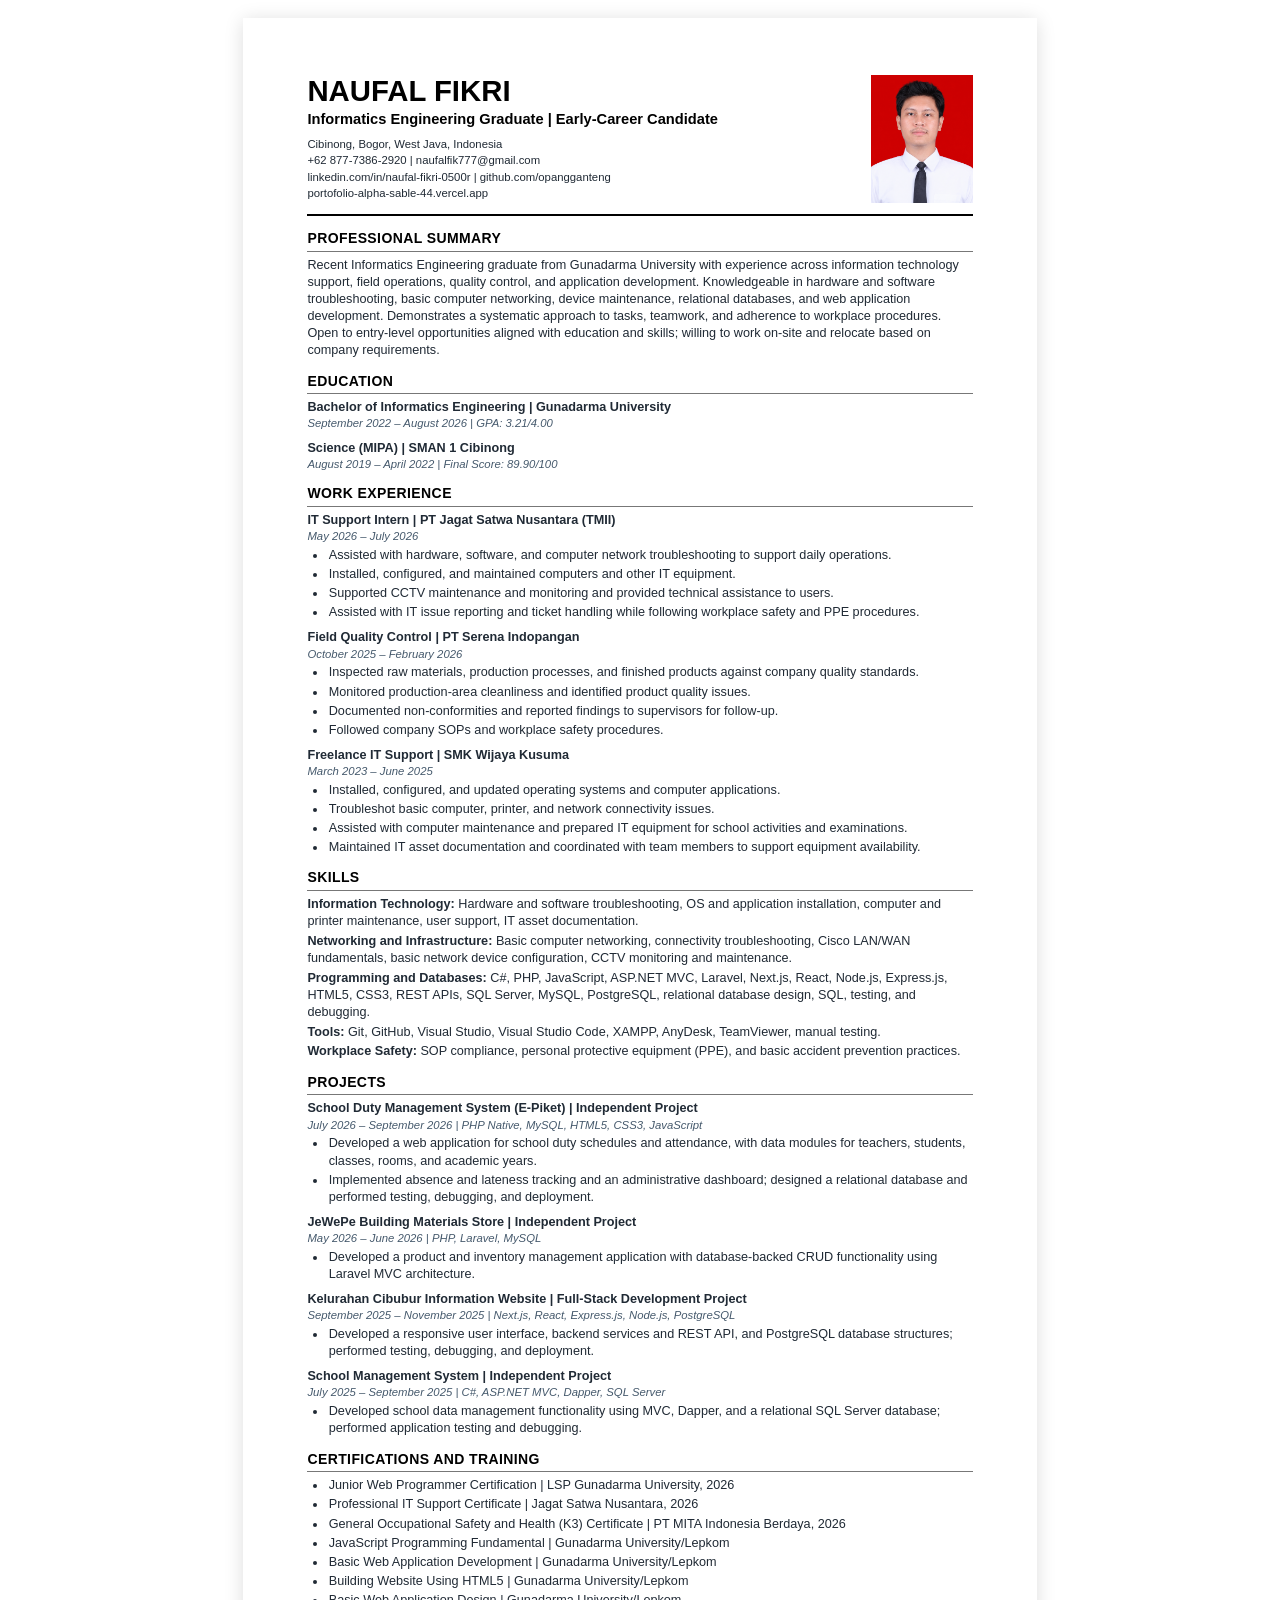
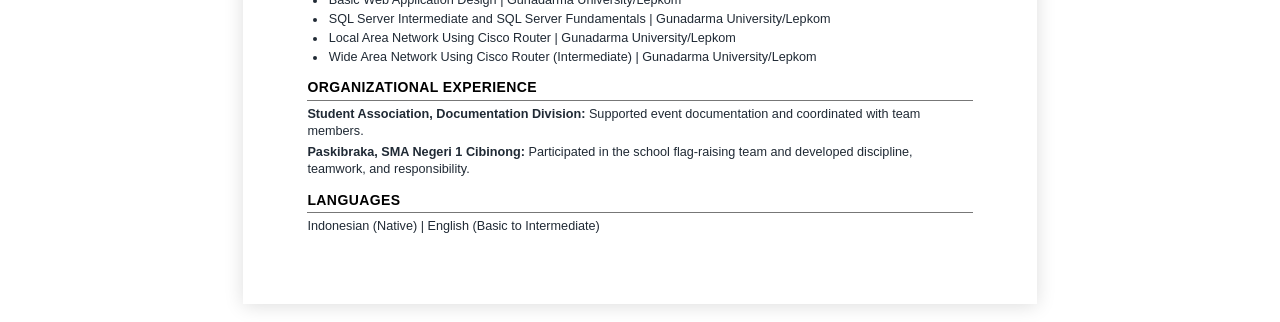
<file: assets/docs/Naufal_Fikri_CV_ATS.html>
<!DOCTYPE html>
<html lang="en">
<head>
  <meta charset="UTF-8">
  <meta name="viewport" content="width=device-width, initial-scale=1.0">
  <meta name="description" content="ATS-friendly resume for Naufal Fikri, an Informatics Engineering graduate.">
  <title>Resume - Naufal Fikri</title>
  <style>
    @page {
      size: A4;
      margin: 15mm 17mm;
    }

    * {
      box-sizing: border-box;
    }

    body {
      margin: 0;
      color: #202a35;
      font-family: Arial, Helvetica, sans-serif;
      font-size: 9.5pt;
      line-height: 1.35;
    }

    header {
      position: relative;
      padding: 0 32mm 9pt 0;
      border-bottom: 2px solid #000000;
      margin-bottom: 10pt;
    }

    h1 {
      margin: 0 0 2pt;
      color: #000000;
      font-size: 22pt;
      line-height: 1.1;
    }

    .headline {
      margin: 0 0 5pt;
      color: #000000;
      font-size: 11pt;
      font-weight: bold;
    }

    .contact {
      margin: 0;
      font-size: 8.5pt;
      line-height: 1.45;
    }

    .photo {
      position: absolute;
      top: 0;
      right: 0;
      width: 27mm;
      height: 34mm;
      object-fit: cover;
      object-position: center 30%;
    }

    section {
      margin: 0 0 9pt;
    }

    h2 {
      margin: 0 0 4pt;
      padding-bottom: 2pt;
      border-bottom: 1px solid #777777;
      color: #000000;
      font-size: 10.5pt;
      letter-spacing: 0.3pt;
      text-transform: uppercase;
    }

    p {
      margin: 0 0 3pt;
    }

    .entry {
      margin: 0 0 6pt;
      break-inside: avoid;
    }

    .entry-title {
      margin: 0;
      font-size: 9.5pt;
      font-weight: bold;
    }

    .entry-meta {
      margin: 0 0 2pt;
      color: #45596c;
      font-size: 8.5pt;
      font-style: italic;
    }

    ul {
      margin: 2pt 0 0;
      padding-left: 15pt;
    }

    li {
      margin: 0 0 1.5pt;
      padding-left: 1pt;
    }

    .skill-line {
      margin: 0 0 2pt;
    }

    .projects {
      break-before: page;
    }

    a {
      color: inherit;
      text-decoration: none;
    }

    @media screen {
      body {
        max-width: 210mm;
        margin: 18px auto;
        padding: 15mm 17mm;
        box-shadow: 0 2px 18px #0002;
      }
    }

    @media print {
      a {
        color: inherit;
      }
    }
  </style>
</head>
<body>
  <header>
    <h1>NAUFAL FIKRI</h1>
    <p class="headline">Informatics Engineering Graduate | Early-Career Candidate</p>
    <p class="contact">
      Cibinong, Bogor, West Java, Indonesia<br>
      +62 877-7386-2920 | naufalfik777@gmail.com<br>
      linkedin.com/in/naufal-fikri-0500r | github.com/opangganteng<br>
      portofolio-alpha-sable-44.vercel.app
    </p>
    <img class="photo" src="../images/naufal-fikri-formal.png" alt="Formal portrait of Naufal Fikri">
  </header>

  <section>
    <h2>Professional Summary</h2>
    <p>
      Recent Informatics Engineering graduate from Gunadarma University with experience across information
      technology support, field operations, quality control, and application development. Knowledgeable in
      hardware and software troubleshooting, basic computer networking, device maintenance, relational databases,
      and web application development. Demonstrates a systematic approach to tasks, teamwork, and adherence to
      workplace procedures. Open to entry-level opportunities aligned with education and skills; willing to work
      on-site and relocate based on company requirements.
    </p>
  </section>

  <section>
    <h2>Education</h2>
    <div class="entry">
      <p class="entry-title">Bachelor of Informatics Engineering | Gunadarma University</p>
      <p class="entry-meta">September 2022 – August 2026 | GPA: 3.21/4.00</p>
    </div>
    <div class="entry">
      <p class="entry-title">Science (MIPA) | SMAN 1 Cibinong</p>
      <p class="entry-meta">August 2019 – April 2022 | Final Score: 89.90/100</p>
    </div>
  </section>

  <section>
    <h2>Work Experience</h2>
    <div class="entry">
      <p class="entry-title">IT Support Intern | PT Jagat Satwa Nusantara (TMII)</p>
      <p class="entry-meta">May 2026 – July 2026</p>
      <ul>
        <li>Assisted with hardware, software, and computer network troubleshooting to support daily operations.</li>
        <li>Installed, configured, and maintained computers and other IT equipment.</li>
        <li>Supported CCTV maintenance and monitoring and provided technical assistance to users.</li>
        <li>Assisted with IT issue reporting and ticket handling while following workplace safety and PPE procedures.</li>
      </ul>
    </div>
    <div class="entry">
      <p class="entry-title">Field Quality Control | PT Serena Indopangan</p>
      <p class="entry-meta">October 2025 – February 2026</p>
      <ul>
        <li>Inspected raw materials, production processes, and finished products against company quality standards.</li>
        <li>Monitored production-area cleanliness and identified product quality issues.</li>
        <li>Documented non-conformities and reported findings to supervisors for follow-up.</li>
        <li>Followed company SOPs and workplace safety procedures.</li>
      </ul>
    </div>
    <div class="entry">
      <p class="entry-title">Freelance IT Support | SMK Wijaya Kusuma</p>
      <p class="entry-meta">March 2023 – June 2025</p>
      <ul>
        <li>Installed, configured, and updated operating systems and computer applications.</li>
        <li>Troubleshot basic computer, printer, and network connectivity issues.</li>
        <li>Assisted with computer maintenance and prepared IT equipment for school activities and examinations.</li>
        <li>Maintained IT asset documentation and coordinated with team members to support equipment availability.</li>
      </ul>
    </div>
  </section>

  <section>
    <h2>Skills</h2>
    <p class="skill-line"><strong>Information Technology:</strong> Hardware and software troubleshooting, OS and application installation, computer and printer maintenance, user support, IT asset documentation.</p>
    <p class="skill-line"><strong>Networking and Infrastructure:</strong> Basic computer networking, connectivity troubleshooting, Cisco LAN/WAN fundamentals, basic network device configuration, CCTV monitoring and maintenance.</p>
    <p class="skill-line"><strong>Programming and Databases:</strong> C#, PHP, JavaScript, ASP.NET MVC, Laravel, Next.js, React, Node.js, Express.js, HTML5, CSS3, REST APIs, SQL Server, MySQL, PostgreSQL, relational database design, SQL, testing, and debugging.</p>
    <p class="skill-line"><strong>Tools:</strong> Git, GitHub, Visual Studio, Visual Studio Code, XAMPP, AnyDesk, TeamViewer, manual testing.</p>
    <p class="skill-line"><strong>Workplace Safety:</strong> SOP compliance, personal protective equipment (PPE), and basic accident prevention practices.</p>
  </section>

  <section class="projects">
    <h2>Projects</h2>
    <div class="entry">
      <p class="entry-title">School Duty Management System (E-Piket) | Independent Project</p>
      <p class="entry-meta">July 2026 – September 2026 | PHP Native, MySQL, HTML5, CSS3, JavaScript</p>
      <ul>
        <li>Developed a web application for school duty schedules and attendance, with data modules for teachers, students, classes, rooms, and academic years.</li>
        <li>Implemented absence and lateness tracking and an administrative dashboard; designed a relational database and performed testing, debugging, and deployment.</li>
      </ul>
    </div>
    <div class="entry">
      <p class="entry-title">JeWePe Building Materials Store | Independent Project</p>
      <p class="entry-meta">May 2026 – June 2026 | PHP, Laravel, MySQL</p>
      <ul>
        <li>Developed a product and inventory management application with database-backed CRUD functionality using Laravel MVC architecture.</li>
      </ul>
    </div>
    <div class="entry">
      <p class="entry-title">Kelurahan Cibubur Information Website | Full-Stack Development Project</p>
      <p class="entry-meta">September 2025 – November 2025 | Next.js, React, Express.js, Node.js, PostgreSQL</p>
      <ul>
        <li>Developed a responsive user interface, backend services and REST API, and PostgreSQL database structures; performed testing, debugging, and deployment.</li>
      </ul>
    </div>
    <div class="entry">
      <p class="entry-title">School Management System | Independent Project</p>
      <p class="entry-meta">July 2025 – September 2025 | C#, ASP.NET MVC, Dapper, SQL Server</p>
      <ul>
        <li>Developed school data management functionality using MVC, Dapper, and a relational SQL Server database; performed application testing and debugging.</li>
      </ul>
    </div>
  </section>

  <section>
    <h2>Certifications and Training</h2>
    <ul>
      <li>Junior Web Programmer Certification | LSP Gunadarma University, 2026</li>
      <li>Professional IT Support Certificate | Jagat Satwa Nusantara, 2026</li>
      <li>General Occupational Safety and Health (K3) Certificate | PT MITA Indonesia Berdaya, 2026</li>
      <li>JavaScript Programming Fundamental | Gunadarma University/Lepkom</li>
      <li>Basic Web Application Development | Gunadarma University/Lepkom</li>
      <li>Building Website Using HTML5 | Gunadarma University/Lepkom</li>
      <li>Basic Web Application Design | Gunadarma University/Lepkom</li>
      <li>SQL Server Intermediate and SQL Server Fundamentals | Gunadarma University/Lepkom</li>
      <li>Local Area Network Using Cisco Router | Gunadarma University/Lepkom</li>
      <li>Wide Area Network Using Cisco Router (Intermediate) | Gunadarma University/Lepkom</li>
    </ul>
  </section>

  <section>
    <h2>Organizational Experience</h2>
    <p><strong>Student Association, Documentation Division:</strong> Supported event documentation and coordinated with team members.</p>
    <p><strong>Paskibraka, SMA Negeri 1 Cibinong:</strong> Participated in the school flag-raising team and developed discipline, teamwork, and responsibility.</p>
  </section>

  <section>
    <h2>Languages</h2>
    <p>Indonesian (Native) | English (Basic to Intermediate)</p>
  </section>
</body>
</html>
</file>
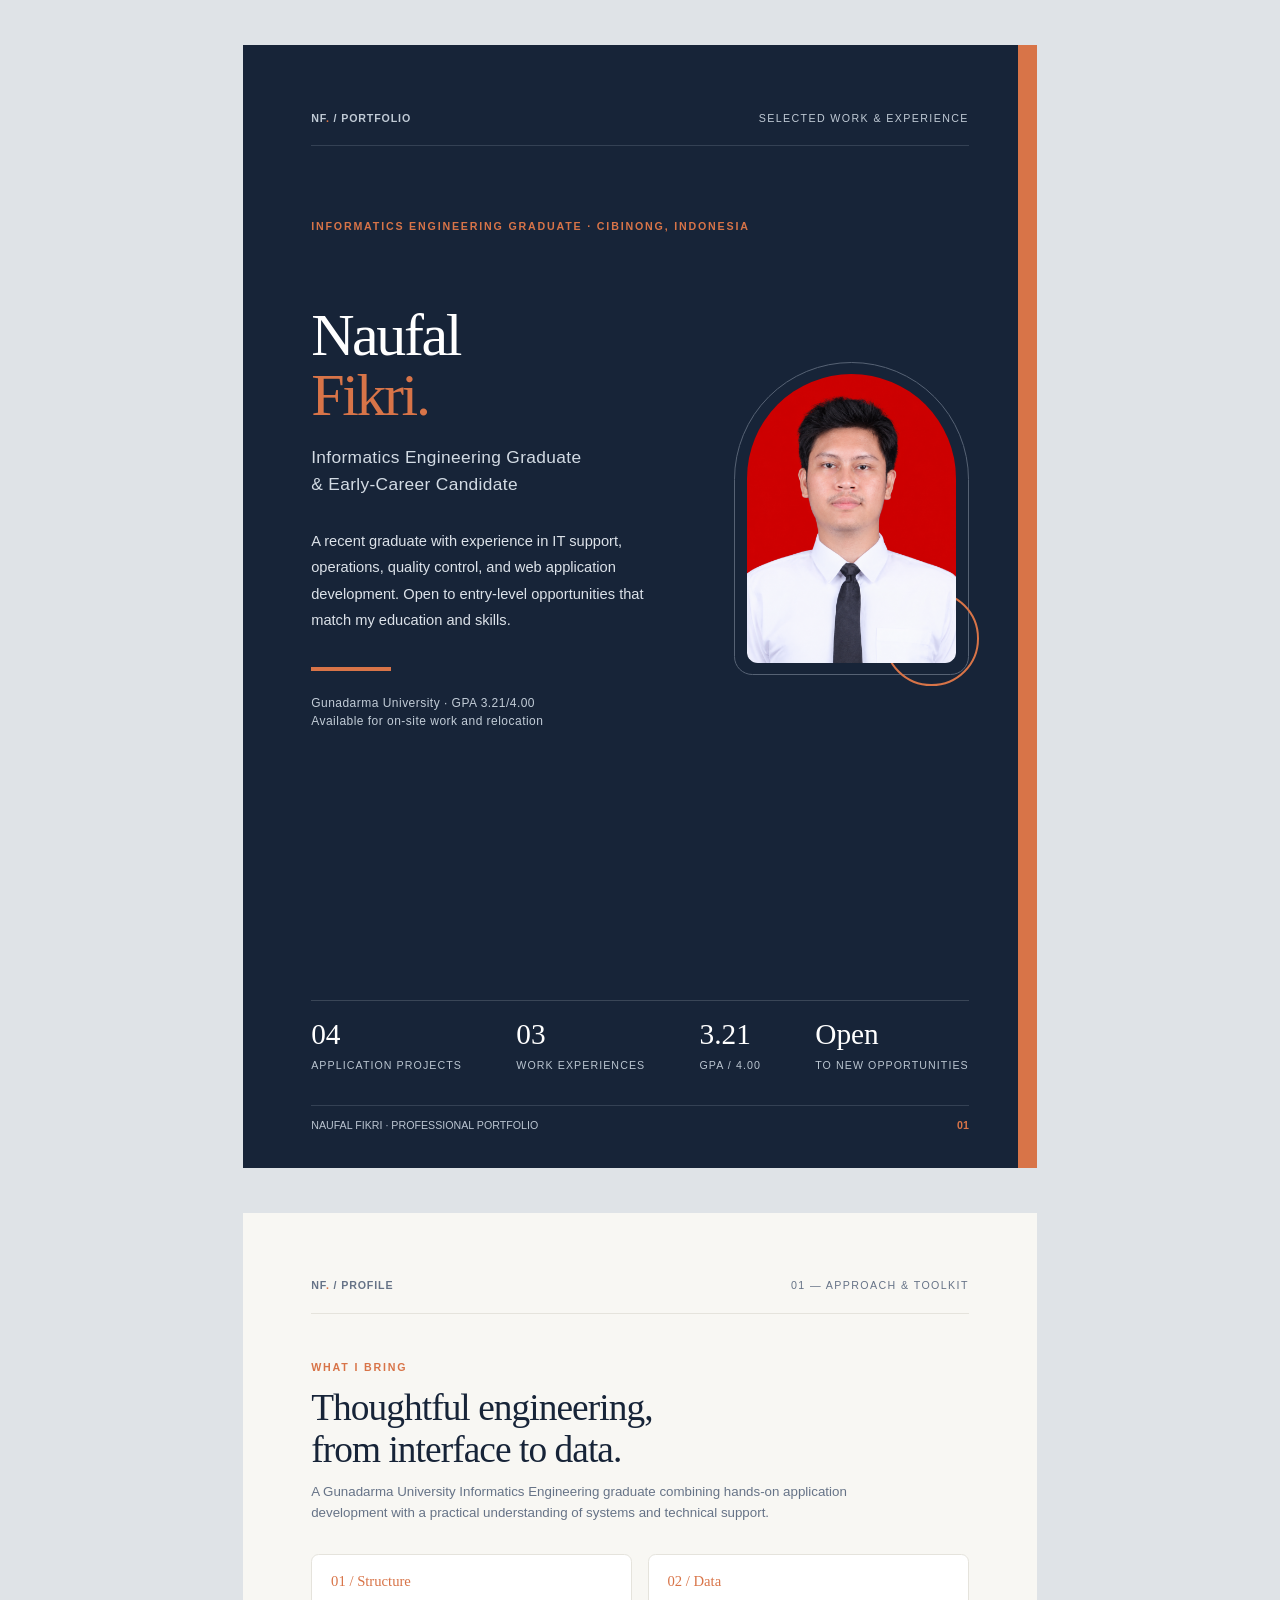
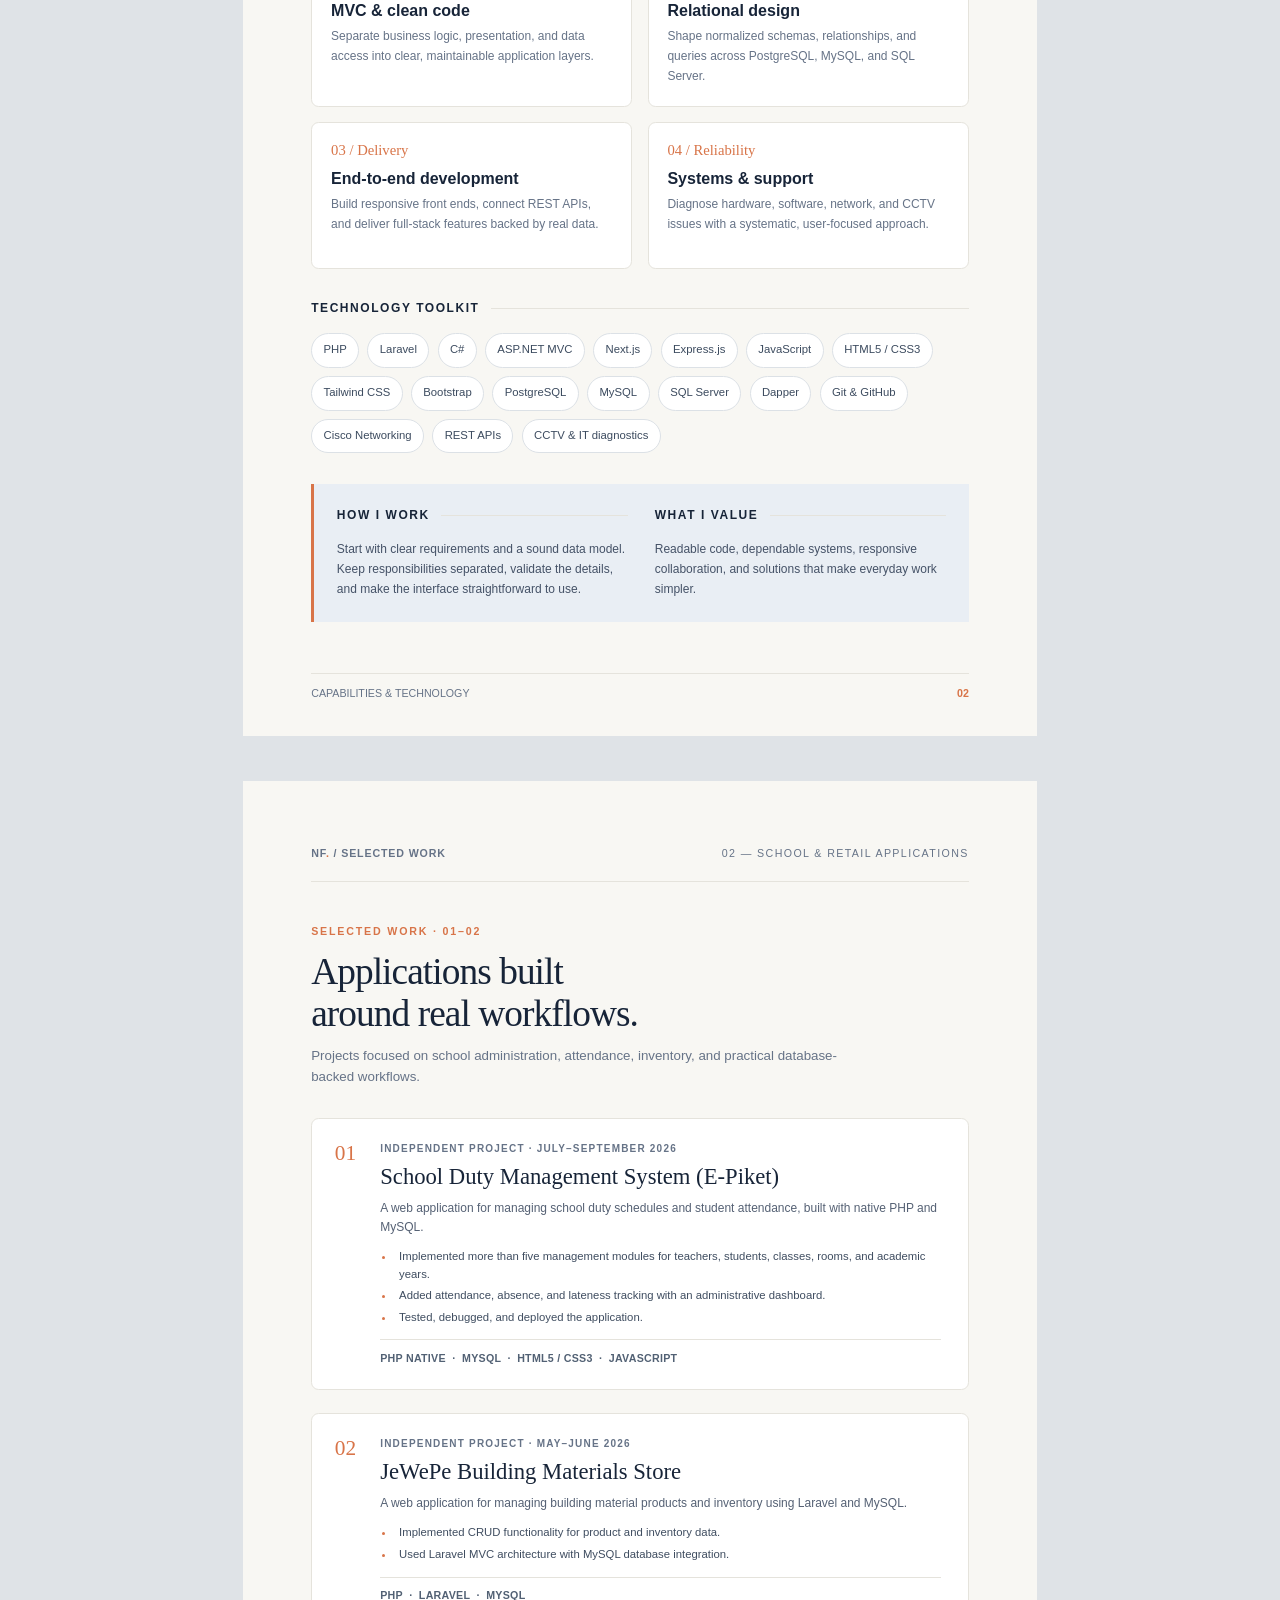
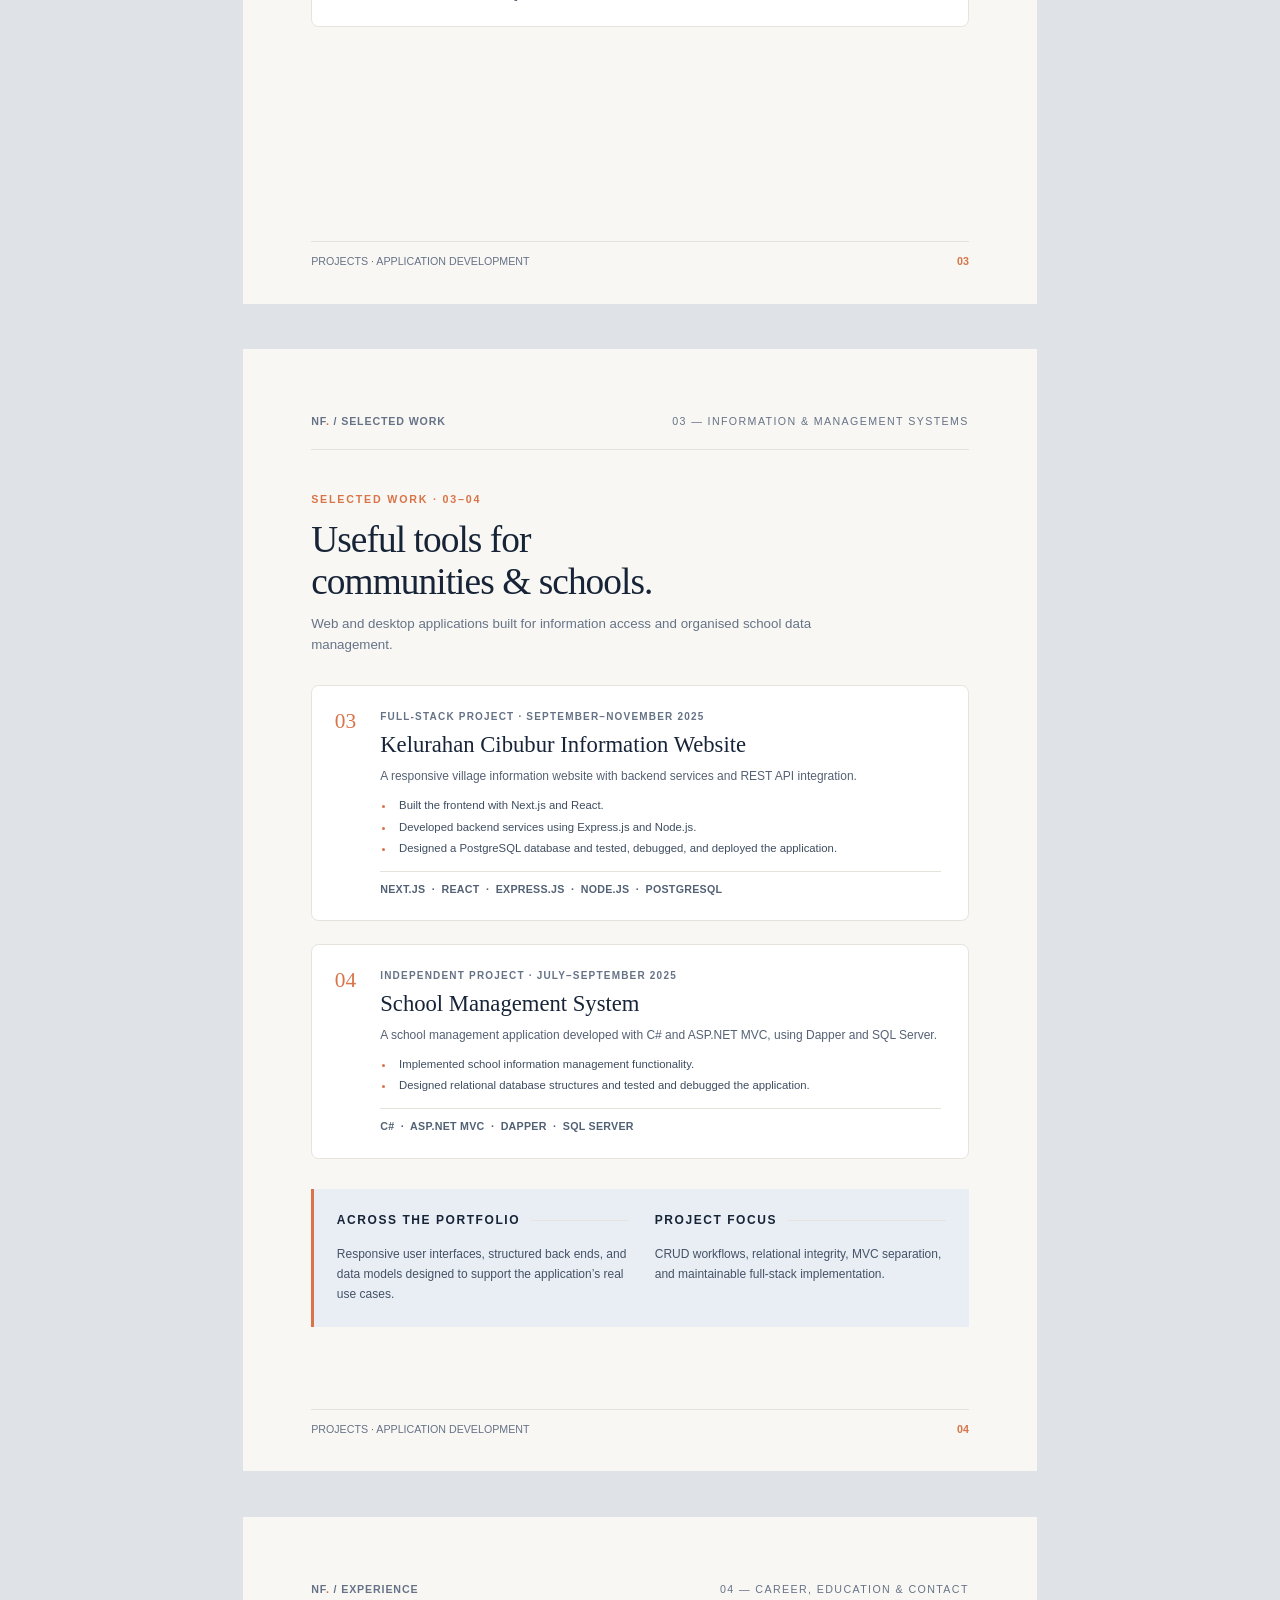
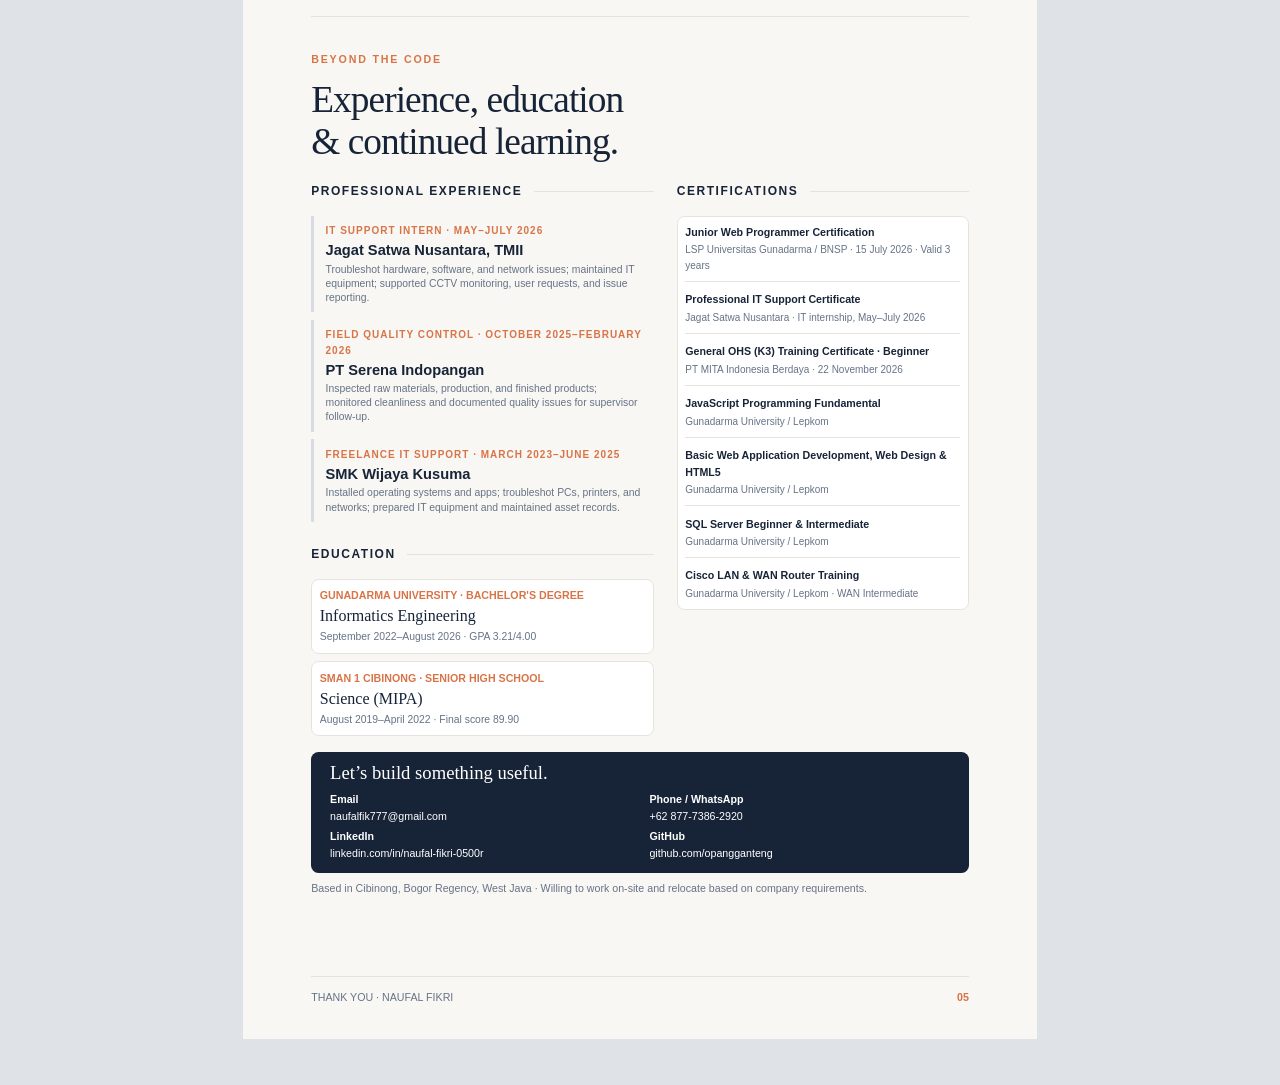
<file: assets/docs/Naufal_Fikri_Portfolio_Editorial.html>
<!DOCTYPE html>
<html lang="en">
<head>
  <meta charset="UTF-8">
  <meta name="viewport" content="width=device-width, initial-scale=1.0">
  <title>Naufal Fikri — Selected Work &amp; Experience</title>
  <style>
    :root {
      color-scheme: light;
      --ink: #172438;
      --muted: #667387;
      --paper: #f8f7f3;
      --white: #fff;
      --line: #e5e3dc;
      --accent: #d87448;
      --accent-soft: #f6e8df;
      --blue-soft: #e9eef4;
      --serif: Georgia, "Times New Roman", serif;
      --sans: "Segoe UI", Arial, sans-serif;
    }

    * { box-sizing: border-box; }
    html, body { margin: 0; padding: 0; }
    body {
      background: #dfe3e7;
      color: var(--ink);
      font: 10pt/1.55 var(--sans);
      -webkit-print-color-adjust: exact;
      print-color-adjust: exact;
    }

    .page {
      position: relative;
      width: 210mm;
      height: 297mm;
      margin: 12mm auto;
      padding: 17mm 18mm 18mm;
      overflow: hidden;
      background: var(--paper);
      page-break-after: always;
      break-after: page;
    }

    .page:last-child { page-break-after: auto; break-after: auto; }
    .page.dark { background: var(--ink); color: #fff; }
    .page-head, .page-foot {
      display: flex;
      align-items: center;
      justify-content: space-between;
    }

    .page-head {
      padding-bottom: 5mm;
      border-bottom: 1px solid var(--line);
      color: var(--muted);
      font-size: 8pt;
      letter-spacing: .13em;
      text-transform: uppercase;
    }

    .dark .page-head { border-color: #344154; color: #c0cad5; }
    .wordmark { color: inherit; font-weight: 700; letter-spacing: .08em; }
    .wordmark b { color: var(--accent); }
    .page-foot {
      position: absolute;
      right: 18mm;
      bottom: 9mm;
      left: 18mm;
      padding-top: 3mm;
      border-top: 1px solid var(--line);
      color: var(--muted);
      font-size: 8pt;
    }

    .dark .page-foot { border-color: #344154; color: #bbc5d1; }
    .page-number { color: var(--accent); font-weight: 700; }
    .eyebrow {
      margin: 0 0 3mm;
      color: var(--accent);
      font-size: 8pt;
      font-weight: 700;
      letter-spacing: .17em;
      text-transform: uppercase;
    }

    h1, h2, h3, p { margin-top: 0; }
    h1, h2, h3 { line-height: 1.12; }
    h1, h2 { font-family: var(--serif); font-weight: 500; }
    h2 { margin-bottom: 3mm; font-size: 28pt; letter-spacing: -.025em; }
    h3 { margin-bottom: 2mm; font-size: 12pt; }
    p { margin-bottom: 0; }
    a { color: inherit; text-decoration: none; }

    .cover-accent {
      position: absolute;
      top: 0;
      right: 0;
      width: 5mm;
      height: 100%;
      background: var(--accent);
    }

    .cover-main { padding-top: 19mm; }
    .cover-grid {
      display: grid;
      grid-template-columns: 1fr 62mm;
      align-items: center;
      gap: 13mm;
      margin-top: 19mm;
    }

    .cover h1 {
      margin: 0 0 5mm;
      font-size: 45pt;
      letter-spacing: -.04em;
      line-height: .99;
    }

    .cover h1 span { color: var(--accent); }
    .role {
      margin-bottom: 8mm;
      color: #d3dbe4;
      font-size: 13pt;
      font-weight: 500;
      letter-spacing: .02em;
    }

    .intro {
      max-width: 96mm;
      color: #dce2e9;
      font-size: 11pt;
      line-height: 1.8;
    }

    .portrait-frame {
      position: relative;
      height: 83mm;
      padding: 3mm;
      border: 1px solid #566274;
      border-radius: 32mm 32mm 5mm 5mm;
    }

    .portrait-frame::after {
      position: absolute;
      right: -3mm;
      bottom: -3mm;
      z-index: 0;
      width: 24mm;
      height: 24mm;
      border: 2px solid var(--accent);
      border-radius: 50%;
      content: "";
    }

    .portrait-frame img {
      position: relative;
      z-index: 1;
      width: 100%;
      height: 100%;
      border-radius: 29mm 29mm 3mm 3mm;
      object-fit: cover;
      object-position: center 22%;
    }

    .cover-rule { width: 21mm; height: 1mm; margin: 9mm 0 6mm; background: var(--accent); }
    .cover-meta { color: #c2ccd7; font-size: 9pt; letter-spacing: .04em; }
    .cover-bottom {
      position: absolute;
      right: 18mm;
      bottom: 25mm;
      left: 18mm;
      display: flex;
      justify-content: space-between;
      gap: 8mm;
      padding-top: 5mm;
      border-top: 1px solid #3a4657;
    }

    .cover-stat strong {
      display: block;
      color: #fff;
      font-family: var(--serif);
      font-size: 22pt;
      font-weight: 500;
      line-height: 1;
    }

    .cover-stat span {
      display: block;
      margin-top: 2mm;
      color: #bac5d0;
      font-size: 8pt;
      letter-spacing: .1em;
      text-transform: uppercase;
    }

    .section-intro { max-width: 145mm; margin-bottom: 8mm; color: var(--muted); font-size: 10pt; }
    .section-intro strong { color: var(--ink); }
    .strength-grid { display: grid; grid-template-columns: 1fr 1fr; gap: 4mm; }
    .strength {
      min-height: 39mm;
      padding: 5mm;
      border: 1px solid var(--line);
      border-radius: 2mm;
      background: var(--white);
    }

    .strength-index { margin-bottom: 3mm; color: var(--accent); font: 11pt var(--serif); }
    .strength p { color: var(--muted); font-size: 9pt; line-height: 1.65; }
    .subsection { margin-top: 8mm; }
    .subsection-title {
      display: flex;
      align-items: center;
      gap: 3mm;
      margin-bottom: 4mm;
      font-size: 9pt;
      font-weight: 700;
      letter-spacing: .13em;
      text-transform: uppercase;
    }

    .subsection-title::after { height: 1px; flex: 1; background: var(--line); content: ""; }
    .chip-list { display: flex; flex-wrap: wrap; gap: 2.2mm; }
    .chip {
      padding: 2mm 3mm;
      border: 1px solid #dce1e6;
      border-radius: 99px;
      background: var(--white);
      color: #3c4b5f;
      font-size: 8.5pt;
    }

    .approach {
      display: grid;
      grid-template-columns: 1fr 1fr;
      gap: 7mm;
      margin-top: 8mm;
      padding: 6mm;
      border-left: 1mm solid var(--accent);
      background: var(--blue-soft);
    }

    .approach p { color: #455267; font-size: 9pt; line-height: 1.65; }
    .project-list { display: grid; gap: 6mm; margin-top: 7mm; }
    .project {
      position: relative;
      padding: 6mm 7mm 6mm 18mm;
      border: 1px solid var(--line);
      border-radius: 2mm;
      background: var(--white);
      break-inside: avoid;
    }

    .project-number {
      position: absolute;
      top: 6mm;
      left: 6mm;
      color: var(--accent);
      font: 16pt var(--serif);
    }

    .project-type {
      margin-bottom: 2mm;
      color: var(--muted);
      font-size: 7.5pt;
      font-weight: 700;
      letter-spacing: .12em;
      text-transform: uppercase;
    }

    .project h3 { margin-bottom: 2.5mm; font-family: var(--serif); font-size: 17pt; font-weight: 500; }
    .project p { color: #556174; font-size: 9pt; line-height: 1.58; }
    .project ul { margin: 3mm 0 3.5mm; padding-left: 4mm; color: #3f4d60; font-size: 8.5pt; }
    .project li { margin: 1mm 0; padding-left: 1mm; }
    .project li::marker { color: var(--accent); }
    .project-stack {
      padding-top: 2.5mm;
      border-top: 1px solid var(--line);
      color: #526174;
      font-size: 8pt;
      font-weight: 600;
      letter-spacing: .025em;
    }

    .closing-grid { display: grid; grid-template-columns: 1.08fr .92fr; gap: 8mm; margin-top: 7mm; }
    .timeline { display: grid; gap: 4mm; }
    .experience {
      padding: 4mm 4mm 4mm 5mm;
      border-left: 1mm solid #d7dce2;
      break-inside: avoid;
    }

    .experience .role-label { color: var(--accent); font-size: 7.5pt; font-weight: 700; letter-spacing: .1em; text-transform: uppercase; }
    .experience h3 { margin: 1mm 0; font-size: 11pt; }
    .experience p { color: var(--muted); font-size: 8.3pt; line-height: 1.5; }
    .education-card, .cert-list { padding: 4mm; border: 1px solid var(--line); border-radius: 2mm; background: var(--white); }
    .education-card { margin-top: 2mm; }
    .education-card .school { color: var(--accent); font-size: 8pt; font-weight: 700; }
    .education-card h3 { margin: 1mm 0 2mm; font-family: var(--serif); font-size: 15pt; font-weight: 500; }
    .education-card p { color: var(--muted); font-size: 8.5pt; }
    .cert-list { display: grid; gap: 2.5mm; margin-top: 3mm; }
    .cert { padding-bottom: 2mm; border-bottom: 1px solid var(--line); font-size: 8pt; font-weight: 600; }
    .cert:last-child { padding-bottom: 0; border-bottom: 0; }
    .cert span { display: block; margin-top: .5mm; color: var(--muted); font-size: 7.5pt; font-weight: 400; }
    .contact-panel { margin-top: 7mm; padding: 5mm 6mm; border-radius: 2mm; background: var(--ink); color: #fff; }
    .contact-panel h3 { margin-bottom: 3mm; color: #fff; font-family: var(--serif); font-size: 16pt; font-weight: 500; }
    .contact-grid { display: grid; grid-template-columns: 1fr 1fr; gap: 2mm 6mm; color: #d7dfe8; font-size: 8pt; }
    .contact-grid b { color: #fff; }
    .contact-link { color: #fff; }
    .closing-note { margin-top: 4mm; color: var(--muted); font-size: 8pt; }
    .page:last-child .closing-grid { gap: 6mm; margin-top: 5mm; }
    .page:last-child .timeline { gap: 2mm; }
    .page:last-child .experience { padding: 2mm 3mm; }
    .page:last-child .experience p { font-size: 7.8pt; line-height: 1.35; }
    .page:last-child .education-card, .page:last-child .cert-list { padding: 2mm; }
    .page:last-child .education-card h3 { margin: 1mm 0; font-size: 12pt; }
    .page:last-child .education-card p { font-size: 7.8pt; }
    .page:last-child .contact-panel { margin-top: 4mm; padding: 3mm 5mm; }
    .page:last-child .contact-panel h3 { margin-bottom: 2mm; font-size: 14pt; }
    .page:last-child .contact-grid { gap: 1mm 5mm; }
    .page:last-child .closing-note { margin-top: 2mm; }

    @page { size: A4; margin: 0; }
    @media print {
      html, body { width: 210mm; height: auto; background: #fff; }
      body { font-size: 10pt; }
      .page { margin: 0; box-shadow: none; }
    }
  </style>
</head>
<body>
  <main>
    <section class="page dark cover">
      <div class="cover-accent"></div>
      <header class="page-head">
        <div class="wordmark">NF<b>.</b> / PORTFOLIO</div>
        <span>Selected work &amp; experience</span>
      </header>
      <div class="cover-main">
        <p class="eyebrow">Informatics Engineering graduate · Cibinong, Indonesia</p>
        <div class="cover-grid">
          <div>
            <h1>Naufal<br><span>Fikri.</span></h1>
            <p class="role">Informatics Engineering Graduate<br>&amp; Early-Career Candidate</p>
            <p class="intro">A recent graduate with experience in IT support, operations, quality control, and web application development. Open to entry-level opportunities that match my education and skills.</p>
            <div class="cover-rule"></div>
            <p class="cover-meta">Gunadarma University · GPA 3.21/4.00<br>Available for on-site work and relocation</p>
          </div>
          <div class="portrait-frame">
            <img src="../images/naufal-fikri-formal.png" alt="Portrait of Naufal Fikri">
          </div>
        </div>
      </div>
      <div class="cover-bottom">
        <div class="cover-stat"><strong>04</strong><span>Application projects</span></div>
        <div class="cover-stat"><strong>03</strong><span>Work experiences</span></div>
        <div class="cover-stat"><strong>3.21</strong><span>GPA / 4.00</span></div>
        <div class="cover-stat"><strong>Open</strong><span>To new opportunities</span></div>
      </div>
      <footer class="page-foot"><span>NAUFAL FIKRI · PROFESSIONAL PORTFOLIO</span><span class="page-number">01</span></footer>
    </section>

    <section class="page">
      <header class="page-head"><div class="wordmark">NF<b>.</b> / PROFILE</div><span>01 — Approach &amp; toolkit</span></header>
      <div style="padding-top: 12mm">
        <p class="eyebrow">What I bring</p>
        <h2>Thoughtful engineering,<br>from interface to data.</h2>
        <p class="section-intro">A Gunadarma University Informatics Engineering graduate combining hands-on application development with a practical understanding of systems and technical support.</p>
        <div class="strength-grid">
          <article class="strength"><div class="strength-index">01 / Structure</div><h3>MVC &amp; clean code</h3><p>Separate business logic, presentation, and data access into clear, maintainable application layers.</p></article>
          <article class="strength"><div class="strength-index">02 / Data</div><h3>Relational design</h3><p>Shape normalized schemas, relationships, and queries across PostgreSQL, MySQL, and SQL Server.</p></article>
          <article class="strength"><div class="strength-index">03 / Delivery</div><h3>End-to-end development</h3><p>Build responsive front ends, connect REST APIs, and deliver full-stack features backed by real data.</p></article>
          <article class="strength"><div class="strength-index">04 / Reliability</div><h3>Systems &amp; support</h3><p>Diagnose hardware, software, network, and CCTV issues with a systematic, user-focused approach.</p></article>
        </div>
        <div class="subsection">
          <div class="subsection-title">Technology toolkit</div>
          <div class="chip-list">
            <span class="chip">PHP</span><span class="chip">Laravel</span><span class="chip">C#</span><span class="chip">ASP.NET MVC</span>
            <span class="chip">Next.js</span><span class="chip">Express.js</span><span class="chip">JavaScript</span><span class="chip">HTML5 / CSS3</span>
            <span class="chip">Tailwind CSS</span><span class="chip">Bootstrap</span><span class="chip">PostgreSQL</span><span class="chip">MySQL</span>
            <span class="chip">SQL Server</span><span class="chip">Dapper</span><span class="chip">Git &amp; GitHub</span><span class="chip">Cisco Networking</span>
            <span class="chip">REST APIs</span><span class="chip">CCTV &amp; IT diagnostics</span>
          </div>
        </div>
        <div class="approach">
          <div><div class="subsection-title">How I work</div><p>Start with clear requirements and a sound data model. Keep responsibilities separated, validate the details, and make the interface straightforward to use.</p></div>
          <div><div class="subsection-title">What I value</div><p>Readable code, dependable systems, responsive collaboration, and solutions that make everyday work simpler.</p></div>
        </div>
      </div>
      <footer class="page-foot"><span>CAPABILITIES &amp; TECHNOLOGY</span><span class="page-number">02</span></footer>
    </section>

    <section class="page">
      <header class="page-head"><div class="wordmark">NF<b>.</b> / SELECTED WORK</div><span>02 — School &amp; retail applications</span></header>
      <div style="padding-top: 11mm">
        <p class="eyebrow">Selected work · 01–02</p>
        <h2>Applications built<br>around real workflows.</h2>
        <p class="section-intro">Projects focused on school administration, attendance, inventory, and practical database-backed workflows.</p>
        <div class="project-list">
          <article class="project">
            <div class="project-number">01</div>
            <div class="project-type">Independent project · July–September 2026</div>
            <h3>School Duty Management System (E-Piket)</h3>
            <p>A web application for managing school duty schedules and student attendance, built with native PHP and MySQL.</p>
            <ul><li>Implemented more than five management modules for teachers, students, classes, rooms, and academic years.</li><li>Added attendance, absence, and lateness tracking with an administrative dashboard.</li><li>Tested, debugged, and deployed the application.</li></ul>
            <div class="project-stack">PHP NATIVE &nbsp;·&nbsp; MYSQL &nbsp;·&nbsp; HTML5 / CSS3 &nbsp;·&nbsp; JAVASCRIPT</div>
          </article>
          <article class="project">
            <div class="project-number">02</div>
            <div class="project-type">Independent project · May–June 2026</div>
            <h3>JeWePe Building Materials Store</h3>
            <p>A web application for managing building material products and inventory using Laravel and MySQL.</p>
            <ul><li>Implemented CRUD functionality for product and inventory data.</li><li>Used Laravel MVC architecture with MySQL database integration.</li></ul>
            <div class="project-stack">PHP &nbsp;·&nbsp; LARAVEL &nbsp;·&nbsp; MYSQL</div>
          </article>
        </div>
      </div>
      <footer class="page-foot"><span>PROJECTS · APPLICATION DEVELOPMENT</span><span class="page-number">03</span></footer>
    </section>

    <section class="page">
      <header class="page-head"><div class="wordmark">NF<b>.</b> / SELECTED WORK</div><span>03 — Information &amp; management systems</span></header>
      <div style="padding-top: 11mm">
        <p class="eyebrow">Selected work · 03–04</p>
        <h2>Useful tools for<br>communities &amp; schools.</h2>
        <p class="section-intro">Web and desktop applications built for information access and organised school data management.</p>
        <div class="project-list">
          <article class="project">
            <div class="project-number">03</div>
            <div class="project-type">Full-stack project · September–November 2025</div>
            <h3>Kelurahan Cibubur Information Website</h3>
            <p>A responsive village information website with backend services and REST API integration.</p>
            <ul><li>Built the frontend with Next.js and React.</li><li>Developed backend services using Express.js and Node.js.</li><li>Designed a PostgreSQL database and tested, debugged, and deployed the application.</li></ul>
            <div class="project-stack">NEXT.JS &nbsp;·&nbsp; REACT &nbsp;·&nbsp; EXPRESS.JS &nbsp;·&nbsp; NODE.JS &nbsp;·&nbsp; POSTGRESQL</div>
          </article>
          <article class="project">
            <div class="project-number">04</div>
            <div class="project-type">Independent project · July–September 2025</div>
            <h3>School Management System</h3>
            <p>A school management application developed with C# and ASP.NET MVC, using Dapper and SQL Server.</p>
            <ul><li>Implemented school information management functionality.</li><li>Designed relational database structures and tested and debugged the application.</li></ul>
            <div class="project-stack">C# &nbsp;·&nbsp; ASP.NET MVC &nbsp;·&nbsp; DAPPER &nbsp;·&nbsp; SQL SERVER</div>
          </article>
        </div>
        <div class="approach">
          <div><div class="subsection-title">Across the portfolio</div><p>Responsive user interfaces, structured back ends, and data models designed to support the application’s real use cases.</p></div>
          <div><div class="subsection-title">Project focus</div><p>CRUD workflows, relational integrity, MVC separation, and maintainable full-stack implementation.</p></div>
        </div>
      </div>
      <footer class="page-foot"><span>PROJECTS · APPLICATION DEVELOPMENT</span><span class="page-number">04</span></footer>
    </section>

    <section class="page">
      <header class="page-head"><div class="wordmark">NF<b>.</b> / EXPERIENCE</div><span>04 — Career, education &amp; contact</span></header>
      <div style="padding-top: 9mm">
        <p class="eyebrow">Beyond the code</p>
        <h2>Experience, education<br>&amp; continued learning.</h2>
        <div class="closing-grid">
          <div>
            <div class="subsection-title">Professional experience</div>
            <div class="timeline">
              <article class="experience"><div class="role-label">IT Support Intern · May–July 2026</div><h3>Jagat Satwa Nusantara, TMII</h3><p>Troubleshot hardware, software, and network issues; maintained IT equipment; supported CCTV monitoring, user requests, and issue reporting.</p></article>
              <article class="experience"><div class="role-label">Field Quality Control · October 2025–February 2026</div><h3>PT Serena Indopangan</h3><p>Inspected raw materials, production, and finished products; monitored cleanliness and documented quality issues for supervisor follow-up.</p></article>
              <article class="experience"><div class="role-label">Freelance IT Support · March 2023–June 2025</div><h3>SMK Wijaya Kusuma</h3><p>Installed operating systems and apps; troubleshot PCs, printers, and networks; prepared IT equipment and maintained asset records.</p></article>
            </div>
            <div class="subsection-title" style="margin-top: 6mm">Education</div>
            <div class="education-card"><div class="school">GUNADARMA UNIVERSITY · BACHELOR'S DEGREE</div><h3>Informatics Engineering</h3><p>September 2022–August 2026 · GPA 3.21/4.00</p></div>
            <div class="education-card"><div class="school">SMAN 1 CIBINONG · SENIOR HIGH SCHOOL</div><h3>Science (MIPA)</h3><p>August 2019–April 2022 · Final score 89.90</p></div>
          </div>
          <div>
            <div class="subsection-title">Certifications</div>
            <div class="cert-list">
              <div class="cert">Junior Web Programmer Certification<span>LSP Universitas Gunadarma / BNSP · 15 July 2026 · Valid 3 years</span></div>
              <div class="cert">Professional IT Support Certificate<span>Jagat Satwa Nusantara · IT internship, May–July 2026</span></div>
              <div class="cert">General OHS (K3) Training Certificate · Beginner<span>PT MITA Indonesia Berdaya · 22 November 2026</span></div>
              <div class="cert">JavaScript Programming Fundamental<span>Gunadarma University / Lepkom</span></div>
              <div class="cert">Basic Web Application Development, Web Design &amp; HTML5<span>Gunadarma University / Lepkom</span></div>
              <div class="cert">SQL Server Beginner &amp; Intermediate<span>Gunadarma University / Lepkom</span></div>
              <div class="cert">Cisco LAN &amp; WAN Router Training<span>Gunadarma University / Lepkom · WAN Intermediate</span></div>
            </div>
          </div>
        </div>
        <div class="contact-panel">
          <h3>Let’s build something useful.</h3>
          <div class="contact-grid">
            <div><b>Email</b><br><a class="contact-link" href="mailto:naufalfik777@gmail.com">naufalfik777@gmail.com</a></div>
            <div><b>Phone / WhatsApp</b><br><a class="contact-link" href="https://wa.me/6287773862920">+62 877-7386-2920</a></div>
            <div><b>LinkedIn</b><br><a class="contact-link" href="https://linkedin.com/in/naufal-fikri-0500r">linkedin.com/in/naufal-fikri-0500r</a></div>
            <div><b>GitHub</b><br><a class="contact-link" href="https://github.com/opangganteng">github.com/opangganteng</a></div>
          </div>
        </div>
        <p class="closing-note">Based in Cibinong, Bogor Regency, West Java · Willing to work on-site and relocate based on company requirements.</p>
      </div>
      <footer class="page-foot"><span>THANK YOU · NAUFAL FIKRI</span><span class="page-number">05</span></footer>
    </section>
  </main>
</body>
</html>
</file>
